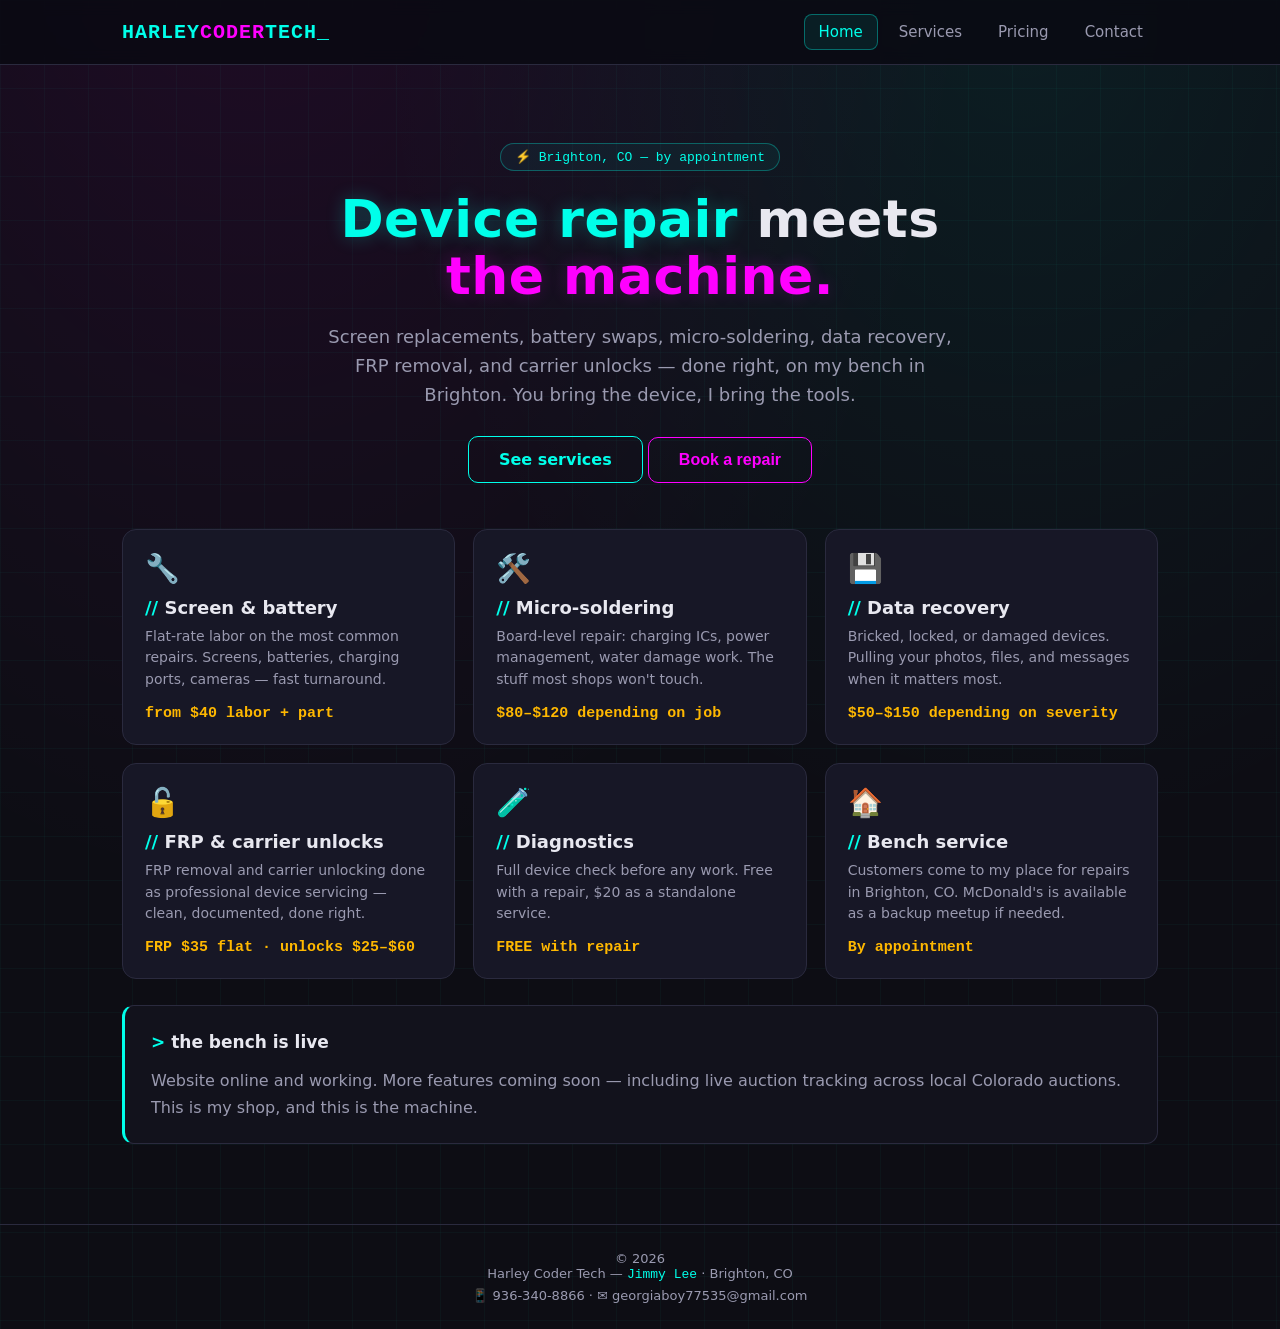
<file: index.html>
<!DOCTYPE html>
<html lang="en">
<head>
  <meta charset="UTF-8">
  <meta name="viewport" content="width=device-width, initial-scale=1.0">
  <title>Harley Coder Tech — Device Repair &amp; Diagnostics | Brighton, CO</title>
  <meta name="description" content="Cyberpunk-styled device repair, diagnostics, and micro-soldering in Brighton, CO. Screen replacements, batteries, micro-soldering, data recovery, FRP removal, carrier unlocking.">
  <link rel="stylesheet" href="css/style.css?v=2">
  <link rel="icon" href="images/favicon.svg" type="image/svg+xml">
</head>
<body>
  <header>
    <div class="nav-wrap">
      <a class="brand" href="index.html"><span class="h">HARLEY</span><span class="t">CODER</span><span class="h">TECH</span><span class="cursor">_</span></a>
      <nav>
        <a href="index.html" class="active">Home</a>
        <a href="services.html">Services</a>
        <a href="pricing.html">Pricing</a>
        <a href="contact.html">Contact</a>
      </nav>
    </div>
  </header>

  <main>
    <section class="hero">
      <span class="tag">⚡ Brighton, CO — by appointment</span>
      <h1>
        <span class="glow-cyan">Device repair</span> meets<br>
        <span class="glow-magenta">the machine.</span>
      </h1>
      <p>
        Screen replacements, battery swaps, micro-soldering, data recovery,
        FRP removal, and carrier unlocks — done right, on my bench in Brighton.
        You bring the device, I bring the tools.
      </p>
      <a class="btn" href="services.html">See services</a>
      <button class="btn magenta" type="button" data-book-open>Book a repair</button>
    </section>

    <div class="grid">
      <div class="card">
        <div class="icon">🔧</div>
        <h3><span>//</span> Screen &amp; battery</h3>
        <p>Flat-rate labor on the most common repairs. Screens, batteries, charging ports, cameras — fast turnaround.</p>
        <span class="price">from $40 labor + part</span>
      </div>
      <div class="card">
        <div class="icon">🛠️</div>
        <h3><span>//</span> Micro-soldering</h3>
        <p>Board-level repair: charging ICs, power management, water damage work. The stuff most shops won't touch.</p>
        <span class="price">$80–$120 depending on job</span>
      </div>
      <div class="card">
        <div class="icon">💾</div>
        <h3><span>//</span> Data recovery</h3>
        <p>Bricked, locked, or damaged devices. Pulling your photos, files, and messages when it matters most.</p>
        <span class="price">$50–$150 depending on severity</span>
      </div>
      <div class="card">
        <div class="icon">🔓</div>
        <h3><span>//</span> FRP &amp; carrier unlocks</h3>
        <p>FRP removal and carrier unlocking done as professional device servicing — clean, documented, done right.</p>
        <span class="price">FRP $35 flat · unlocks $25–$60</span>
      </div>
      <div class="card">
        <div class="icon">🧪</div>
        <h3><span>//</span> Diagnostics</h3>
        <p>Full device check before any work. Free with a repair, $20 as a standalone service.</p>
        <span class="price">FREE with repair</span>
      </div>
      <div class="card">
        <div class="icon">🏠</div>
        <h3><span>//</span> Bench service</h3>
        <p>Customers come to my place for repairs in Brighton, CO. McDonald's is available as a backup meetup if needed.</p>
        <span class="price">By appointment</span>
      </div>
    </div>

    <div class="box">
      <h3><span>&gt;</span> the bench is live</h3>
      <p>
        Website online and working. More features coming soon — including live
        auction tracking across local Colorado auctions. This is my shop,
        and this is the machine.
      </p>
    </div>
  </main>

  <footer>
    <div>Harley Coder Tech — <span class="mono">Jimmy Lee</span> · Brighton, CO</div>
    <div style="margin-top:6px">📱 936-340-8866 · ✉️ georgiaboy77535@gmail.com</div>
  </footer>

  <div class="modal-backdrop" id="bookModal" hidden>
    <div class="modal" role="dialog" aria-modal="true" aria-labelledby="bookTitle">
      <button class="modal-close" type="button" data-book-close aria-label="Close booking form">&times;</button>
      <h2 id="bookTitle"><span>&gt;</span> book_a_repair_</h2>
      <p>Fill this out and hit Send booking — it sends straight to the shop, no email app needed.</p>
      <form id="bookForm" action="https://api.web3forms.com/submit" method="POST" novalidate>
        <input type="hidden" name="access_key" value="dd335fbb-87d2-4f5c-b857-84a788081158">
        <input type="hidden" name="subject" value="HarleyCoderTech repair booking">
        <input type="hidden" name="from_name" value="HarleyCoderTech booking form">
        <input type="hidden" name="redirect" value="https://jimmylee80601.github.io/harleycodertech/thanks.html">
        <input type="text" name="_honey" style="display:none">
        <label>Name *<input name="name" required autocomplete="name" placeholder="Your name"></label>
        <label>Device *<input name="device" required placeholder="e.g. Galaxy S23 Ultra, iPhone 13"></label>
        <label>Problem type<select name="problem_type">
          <option value="">Pick one (optional)</option>
          <option>Cracked screen</option>
          <option>Battery</option>
          <option>Charging port</option>
          <option>Water damage</option>
          <option>Data recovery</option>
          <option>FRP / carrier unlock</option>
          <option>Diagnostics</option>
          <option>Other</option>
        </select></label>
        <label>Problem *<textarea name="problem" required rows="4" placeholder="What is wrong with it? Cracked screen, won't charge, etc."></textarea></label>
        <label>Phone or email, so I can reply<input name="contact" placeholder="Phone or email (optional)"></label>
        <label>Best way to reach you<select name="reply_pref">
          <option value="">No preference</option>
          <option>Call</option>
          <option>Text</option>
          <option>Email</option>
        </select></label>
        <p class="form-error" id="bookFormError" hidden></p>
        <button class="btn" type="submit">Send booking</button>
        <button class="btn magenta" type="button" data-book-close>Cancel</button>
      </form>
    </div>
  </div>
  <script src="js/main.js?v=2"></script>
</body>
</html>
</file>
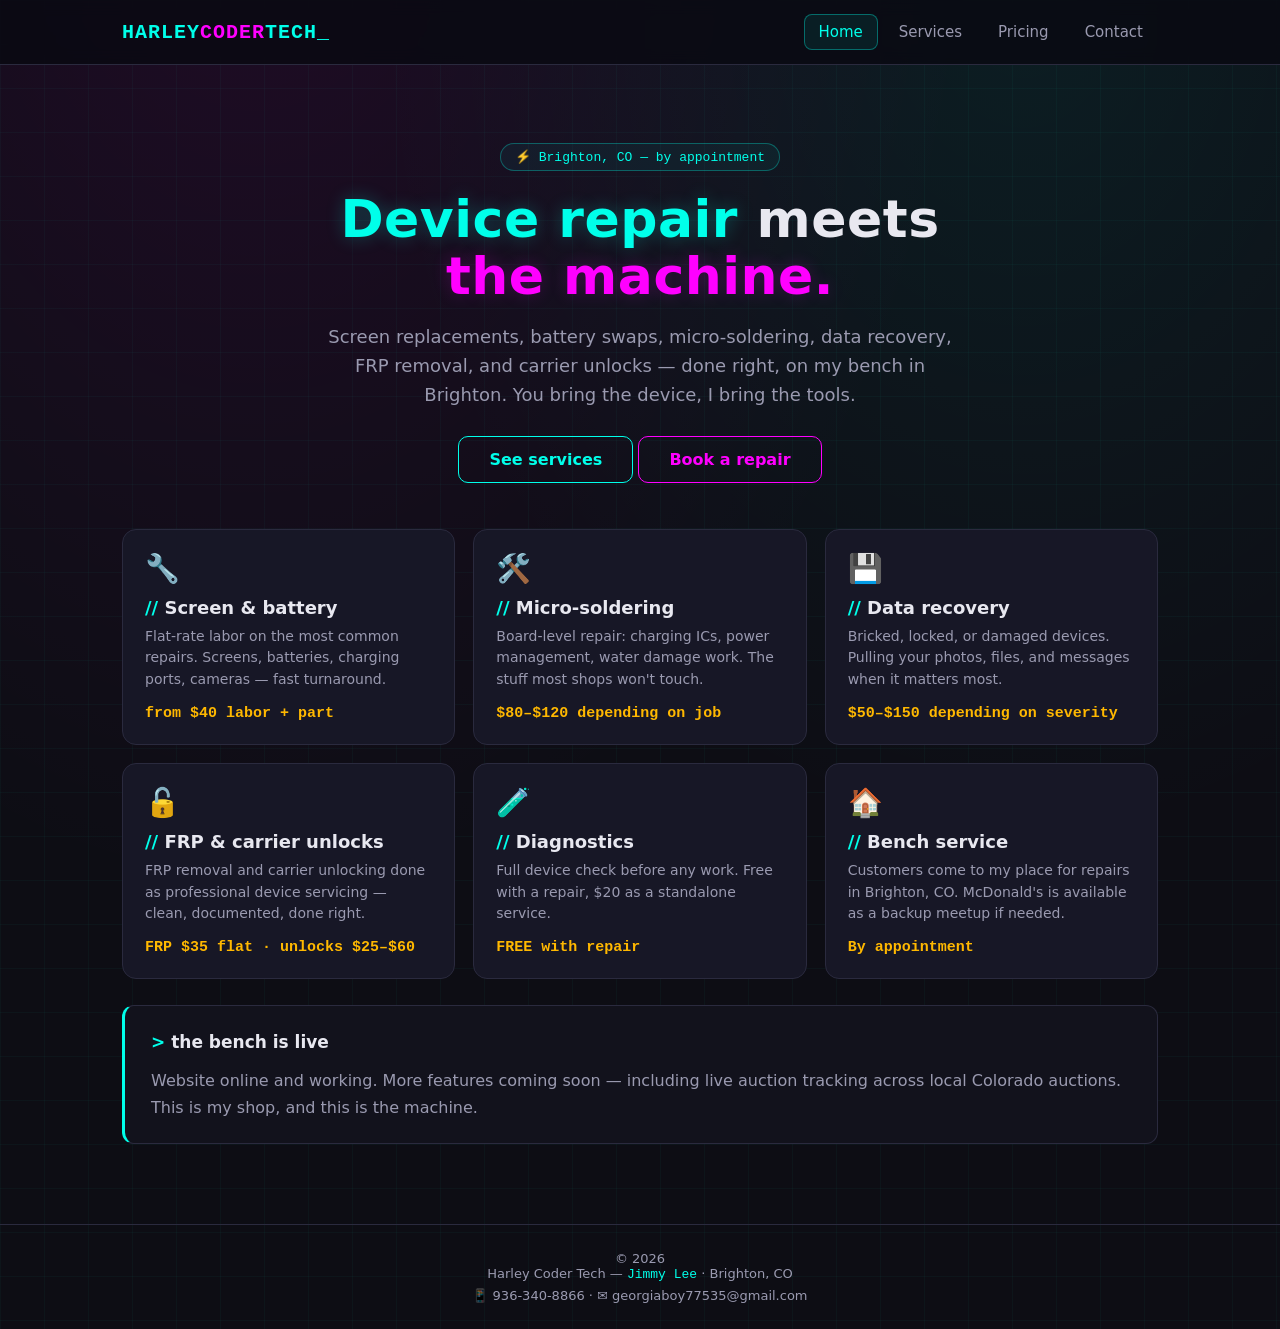
<file: docs/index.html>
<!DOCTYPE html>
<html lang="en">
<head>
  <meta charset="UTF-8">
  <meta name="viewport" content="width=device-width, initial-scale=1.0">
  <title>Harley Coder Tech — Device Repair &amp; Diagnostics | Brighton, CO</title>
  <meta name="description" content="Cyberpunk-styled device repair, diagnostics, and micro-soldering in Brighton, CO. Screen replacements, batteries, micro-soldering, data recovery, FRP removal, carrier unlocking.">
  <link rel="stylesheet" href="css/style.css">
  <link rel="icon" href="images/favicon.svg" type="image/svg+xml">
</head>
<body>
  <header>
    <div class="nav-wrap">
      <a class="brand" href="index.html"><span class="h">HARLEY</span><span class="t">CODER</span><span class="h">TECH</span><span class="cursor">_</span></a>
      <nav>
        <a href="index.html" class="active">Home</a>
        <a href="services.html">Services</a>
        <a href="pricing.html">Pricing</a>
        <a href="contact.html">Contact</a>
      </nav>
    </div>
  </header>

  <main>
    <section class="hero">
      <span class="tag">⚡ Brighton, CO — by appointment</span>
      <h1>
        <span class="glow-cyan">Device repair</span> meets<br>
        <span class="glow-magenta">the machine.</span>
      </h1>
      <p>
        Screen replacements, battery swaps, micro-soldering, data recovery,
        FRP removal, and carrier unlocks — done right, on my bench in Brighton.
        You bring the device, I bring the tools.
      </p>
      <a class="btn" href="services.html">See services</a>
      <a class="btn magenta" href="contact.html">Book a repair</a>
    </section>

    <div class="grid">
      <div class="card">
        <div class="icon">🔧</div>
        <h3><span>//</span> Screen &amp; battery</h3>
        <p>Flat-rate labor on the most common repairs. Screens, batteries, charging ports, cameras — fast turnaround.</p>
        <span class="price">from $40 labor + part</span>
      </div>
      <div class="card">
        <div class="icon">🛠️</div>
        <h3><span>//</span> Micro-soldering</h3>
        <p>Board-level repair: charging ICs, power management, water damage work. The stuff most shops won't touch.</p>
        <span class="price">$80–$120 depending on job</span>
      </div>
      <div class="card">
        <div class="icon">💾</div>
        <h3><span>//</span> Data recovery</h3>
        <p>Bricked, locked, or damaged devices. Pulling your photos, files, and messages when it matters most.</p>
        <span class="price">$50–$150 depending on severity</span>
      </div>
      <div class="card">
        <div class="icon">🔓</div>
        <h3><span>//</span> FRP &amp; carrier unlocks</h3>
        <p>FRP removal and carrier unlocking done as professional device servicing — clean, documented, done right.</p>
        <span class="price">FRP $35 flat · unlocks $25–$60</span>
      </div>
      <div class="card">
        <div class="icon">🧪</div>
        <h3><span>//</span> Diagnostics</h3>
        <p>Full device check before any work. Free with a repair, $20 as a standalone service.</p>
        <span class="price">FREE with repair</span>
      </div>
      <div class="card">
        <div class="icon">🏠</div>
        <h3><span>//</span> Bench service</h3>
        <p>Customers come to my place for repairs in Brighton, CO. McDonald's is available as a backup meetup if needed.</p>
        <span class="price">By appointment</span>
      </div>
    </div>

    <div class="box">
      <h3><span>&gt;</span> the bench is live</h3>
      <p>
        Website online and working. More features coming soon — including live
        auction tracking across local Colorado auctions. This is my shop,
        and this is the machine.
      </p>
    </div>
  </main>

  <footer>
    <div>Harley Coder Tech — <span class="mono">Jimmy Lee</span> · Brighton, CO</div>
    <div style="margin-top:6px">📱 936-340-8866 · ✉️ georgiaboy77535@gmail.com</div>
  </footer>

  <script src="js/main.js"></script>
</body>
</html>
</file>
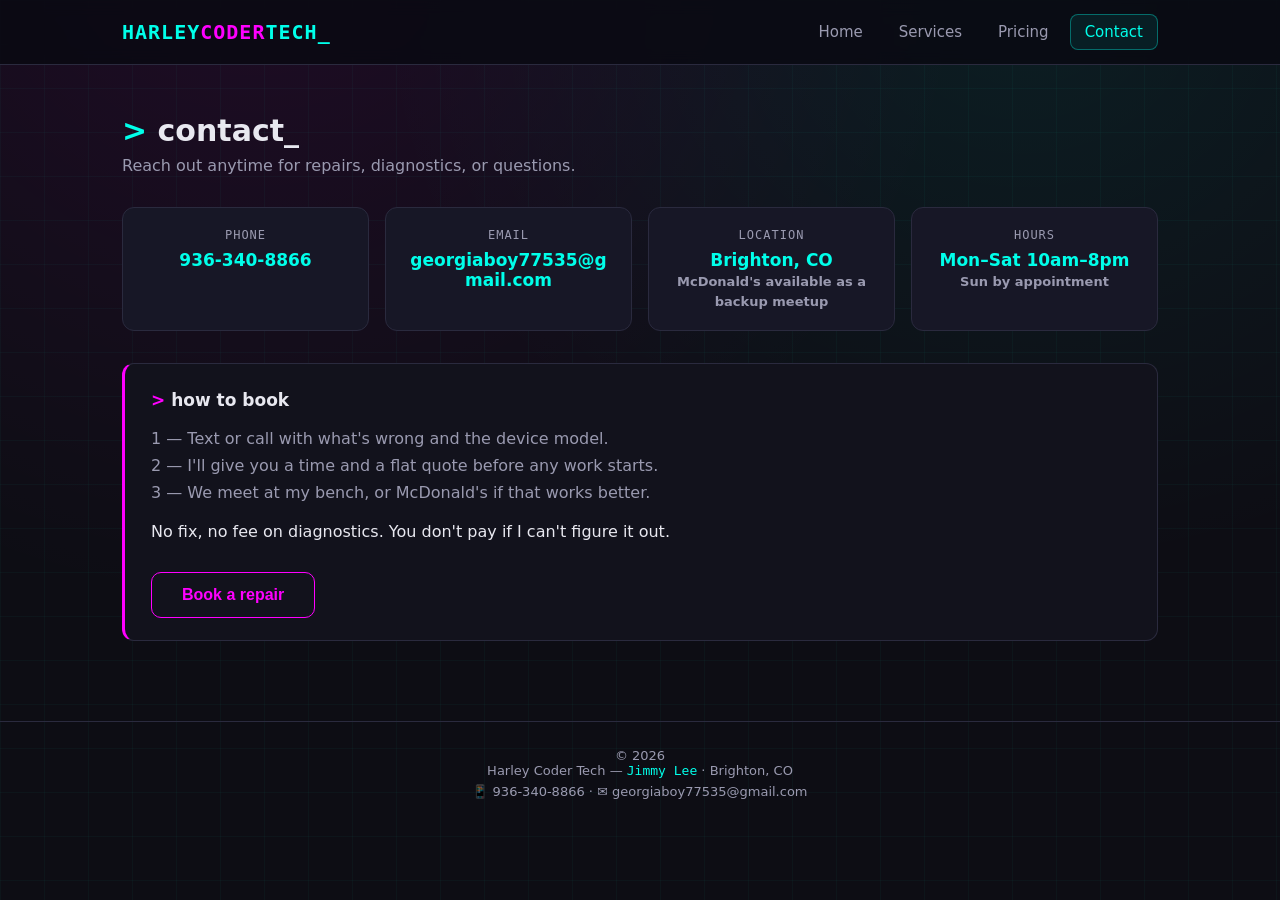
<file: contact.html>
<!DOCTYPE html>
<html lang="en">
<head>
  <meta charset="UTF-8">
  <meta name="viewport" content="width=device-width, initial-scale=1.0">
  <title>Contact — Harley Coder Tech | Brighton, CO</title>
  <meta name="description" content="Contact Jimmy Lee at Harley Coder Tech for device repair, diagnostics, and questions. Brighton, CO.">
  <link rel="stylesheet" href="css/style.css?v=2">
  <link rel="icon" href="images/favicon.svg" type="image/svg+xml">
</head>
<body>
  <header>
    <div class="nav-wrap">
      <a class="brand" href="index.html"><span class="h">HARLEY</span><span class="t">CODER</span><span class="h">TECH</span><span class="cursor">_</span></a>
      <nav>
        <a href="index.html">Home</a>
        <a href="services.html">Services</a>
        <a href="pricing.html">Pricing</a>
        <a href="contact.html" class="active">Contact</a>
      </nav>
    </div>
  </header>

  <main>
    <div class="page-head">
      <h2><span>&gt;</span> contact_</h2>
      <p>Reach out anytime for repairs, diagnostics, or questions.</p>
    </div>

    <div class="contact-cards">
      <div class="contact-card">
        <div class="label">Phone</div>
        <div class="value"><a href="tel:+19363408866">936-340-8866</a></div>
      </div>
      <div class="contact-card">
        <div class="label">Email</div>
        <div class="value"><a href="mailto:georgiaboy77535@gmail.com">georgiaboy77535@gmail.com</a></div>
      </div>
      <div class="contact-card">
        <div class="label">Location</div>
        <div class="value">Brighton, CO<br><span style="font-size:13px;color:var(--muted)">McDonald's available as a backup meetup</span></div>
      </div>
      <div class="contact-card">
        <div class="label">Hours</div>
        <div class="value">Mon–Sat 10am–8pm<br><span style="font-size:13px;color:var(--muted)">Sun by appointment</span></div>
      </div>
    </div>

    <div class="box magenta" style="margin-top:32px">
      <h3><span>&gt;</span> how to book</h3>
      <p>
        1 — Text or call with what's wrong and the device model.<br>
        2 — I'll give you a time and a flat quote before any work starts.<br>
        3 — We meet at my bench, or McDonald's if that works better.
      </p>
      <p style="margin-top:12px;color:var(--text)">No fix, no fee on diagnostics. You don't pay if I can't figure it out.</p>
      <button class="btn magenta" type="button" data-book-open>Book a repair</button>
    </div>
  </main>

  <footer>
    <div>Harley Coder Tech — <span class="mono">Jimmy Lee</span> · Brighton, CO</div>
    <div style="margin-top:6px">📱 936-340-8866 · ✉️ georgiaboy77535@gmail.com</div>
  </footer>

  <div class="modal-backdrop" id="bookModal" hidden>
    <div class="modal" role="dialog" aria-modal="true" aria-labelledby="bookTitle">
      <button class="modal-close" type="button" data-book-close aria-label="Close booking form">&times;</button>
      <h2 id="bookTitle"><span>&gt;</span> book_a_repair_</h2>
      <p>Fill this out and hit Send booking — it sends straight to the shop, no email app needed.</p>
      <form id="bookForm" action="https://api.web3forms.com/submit" method="POST" novalidate>
        <input type="hidden" name="access_key" value="dd335fbb-87d2-4f5c-b857-84a788081158">
        <input type="hidden" name="subject" value="HarleyCoderTech repair booking">
        <input type="hidden" name="from_name" value="HarleyCoderTech booking form">
        <input type="hidden" name="redirect" value="https://jimmylee80601.github.io/harleycodertech/thanks.html">
        <input type="text" name="_honey" style="display:none">
        <label>Name *<input name="name" required autocomplete="name" placeholder="Your name"></label>
        <label>Device *<input name="device" required placeholder="e.g. Galaxy S23 Ultra, iPhone 13"></label>
        <label>Problem type<select name="problem_type">
          <option value="">Pick one (optional)</option>
          <option>Cracked screen</option>
          <option>Battery</option>
          <option>Charging port</option>
          <option>Water damage</option>
          <option>Data recovery</option>
          <option>FRP / carrier unlock</option>
          <option>Diagnostics</option>
          <option>Other</option>
        </select></label>
        <label>Problem *<textarea name="problem" required rows="4" placeholder="What is wrong with it? Cracked screen, won't charge, etc."></textarea></label>
        <label>Phone or email, so I can reply<input name="contact" placeholder="Phone or email (optional)"></label>
        <label>Best way to reach you<select name="reply_pref">
          <option value="">No preference</option>
          <option>Call</option>
          <option>Text</option>
          <option>Email</option>
        </select></label>
        <p class="form-error" id="bookFormError" hidden></p>
        <button class="btn" type="submit">Send booking</button>
        <button class="btn magenta" type="button" data-book-close>Cancel</button>
      </form>
    </div>
  </div>
  <script src="js/main.js?v=2"></script>
</body>
</html>
</file>
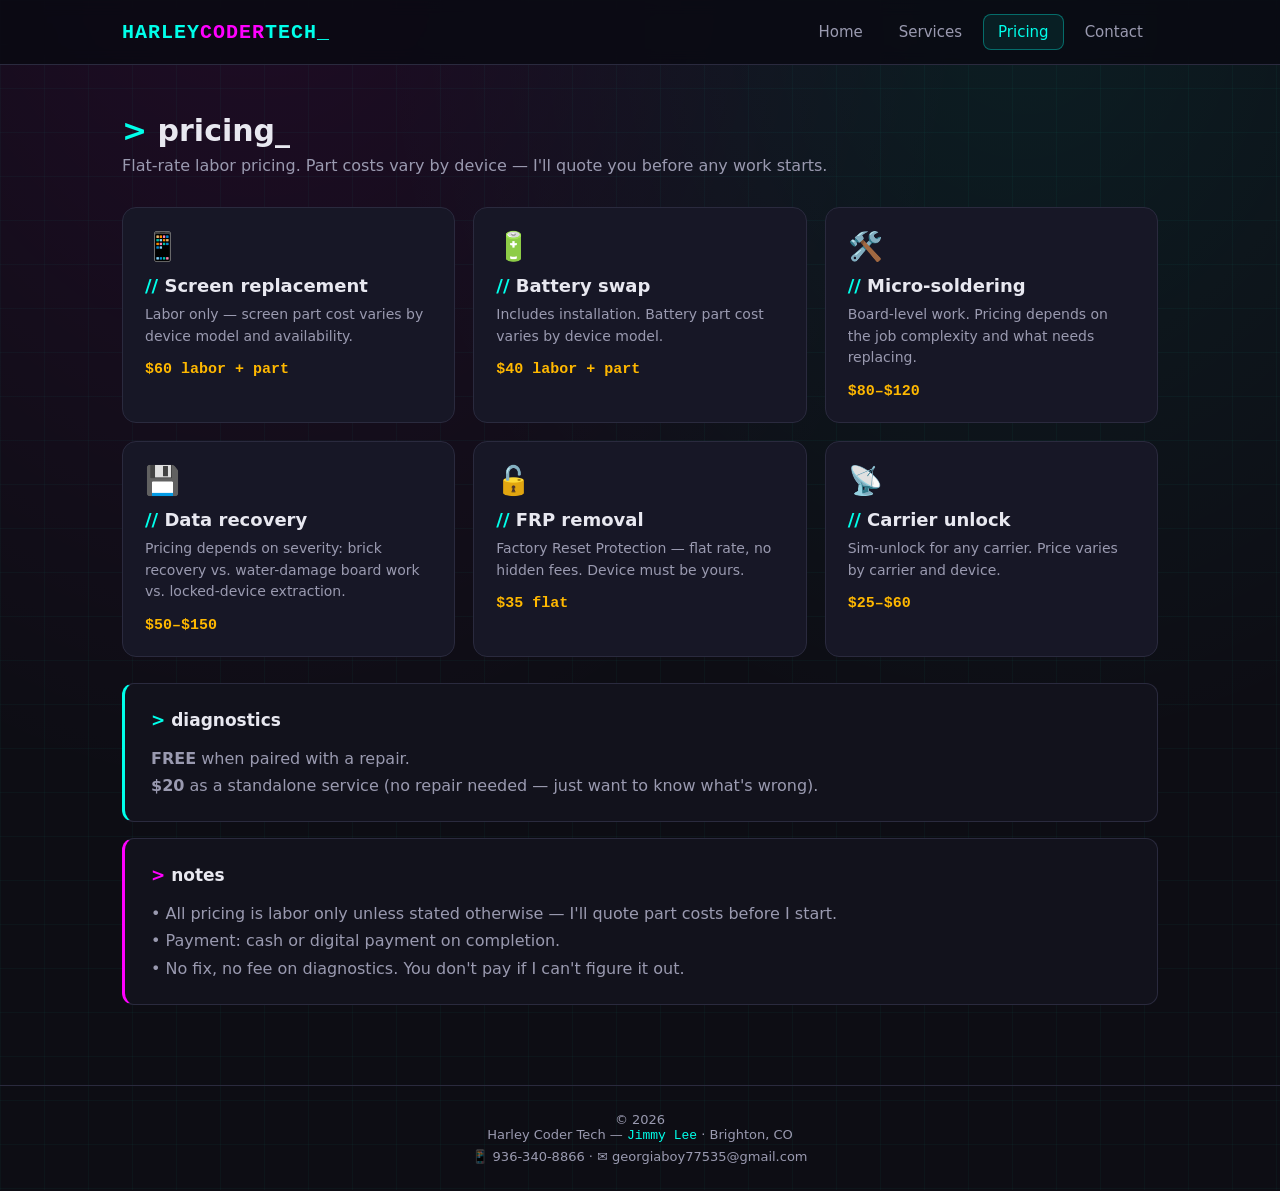
<file: pricing.html>
<!DOCTYPE html>
<html lang="en">
<head>
  <meta charset="UTF-8">
  <meta name="viewport" content="width=device-width, initial-scale=1.0">
  <title>Pricing — Harley Coder Tech | Brighton, CO</title>
  <meta name="description" content="Flat-rate pricing for device repair in Brighton, CO. Screen, battery, micro-soldering, data recovery, FRP, carrier unlock.">
  <link rel="stylesheet" href="css/style.css">
  <link rel="icon" href="images/favicon.svg" type="image/svg+xml">
</head>
<body>
  <header>
    <div class="nav-wrap">
      <a class="brand" href="index.html"><span class="h">HARLEY</span><span class="t">CODER</span><span class="h">TECH</span><span class="cursor">_</span></a>
      <nav>
        <a href="index.html">Home</a>
        <a href="services.html">Services</a>
        <a href="pricing.html" class="active">Pricing</a>
        <a href="contact.html">Contact</a>
      </nav>
    </div>
  </header>

  <main>
    <div class="page-head">
      <h2><span>&gt;</span> pricing_</h2>
      <p>Flat-rate labor pricing. Part costs vary by device — I'll quote you before any work starts.</p>
    </div>

    <div class="grid">
      <div class="card">
        <div class="icon">📱</div>
        <h3><span>//</span> Screen replacement</h3>
        <p>Labor only — screen part cost varies by device model and availability.</p>
        <span class="price">$60 labor + part</span>
      </div>
      <div class="card">
        <div class="icon">🔋</div>
        <h3><span>//</span> Battery swap</h3>
        <p>Includes installation. Battery part cost varies by device model.</p>
        <span class="price">$40 labor + part</span>
      </div>
      <div class="card">
        <div class="icon">🛠️</div>
        <h3><span>//</span> Micro-soldering</h3>
        <p>Board-level work. Pricing depends on the job complexity and what needs replacing.</p>
        <span class="price">$80–$120</span>
      </div>
      <div class="card">
        <div class="icon">💾</div>
        <h3><span>//</span> Data recovery</h3>
        <p>Pricing depends on severity: brick recovery vs. water-damage board work vs. locked-device extraction.</p>
        <span class="price">$50–$150</span>
      </div>
      <div class="card">
        <div class="icon">🔓</div>
        <h3><span>//</span> FRP removal</h3>
        <p>Factory Reset Protection — flat rate, no hidden fees. Device must be yours.</p>
        <span class="price">$35 flat</span>
      </div>
      <div class="card">
        <div class="icon">📡</div>
        <h3><span>//</span> Carrier unlock</h3>
        <p>Sim-unlock for any carrier. Price varies by carrier and device.</p>
        <span class="price">$25–$60</span>
      </div>
    </div>

    <div class="box">
      <h3><span>&gt;</span> diagnostics</h3>
      <p>
        <strong>FREE</strong> when paired with a repair.<br>
        <strong>$20</strong> as a standalone service (no repair needed — just want to know what's wrong).
      </p>
    </div>

    <div class="box magenta" style="margin-top: 16px;">
      <h3><span>&gt;</span> notes</h3>
      <p>
        • All pricing is labor only unless stated otherwise — I'll quote part costs before I start.<br>
        • Payment: cash or digital payment on completion.<br>
        • No fix, no fee on diagnostics. You don't pay if I can't figure it out.
      </p>
    </div>
  </main>

  <footer>
    <div>Harley Coder Tech — <span class="mono">Jimmy Lee</span> · Brighton, CO</div>
    <div style="margin-top:6px">📱 936-340-8866 · ✉️ georgiaboy77535@gmail.com</div>
  </footer>

  <script src="js/main.js"></script>
</body>
</html>
</file>
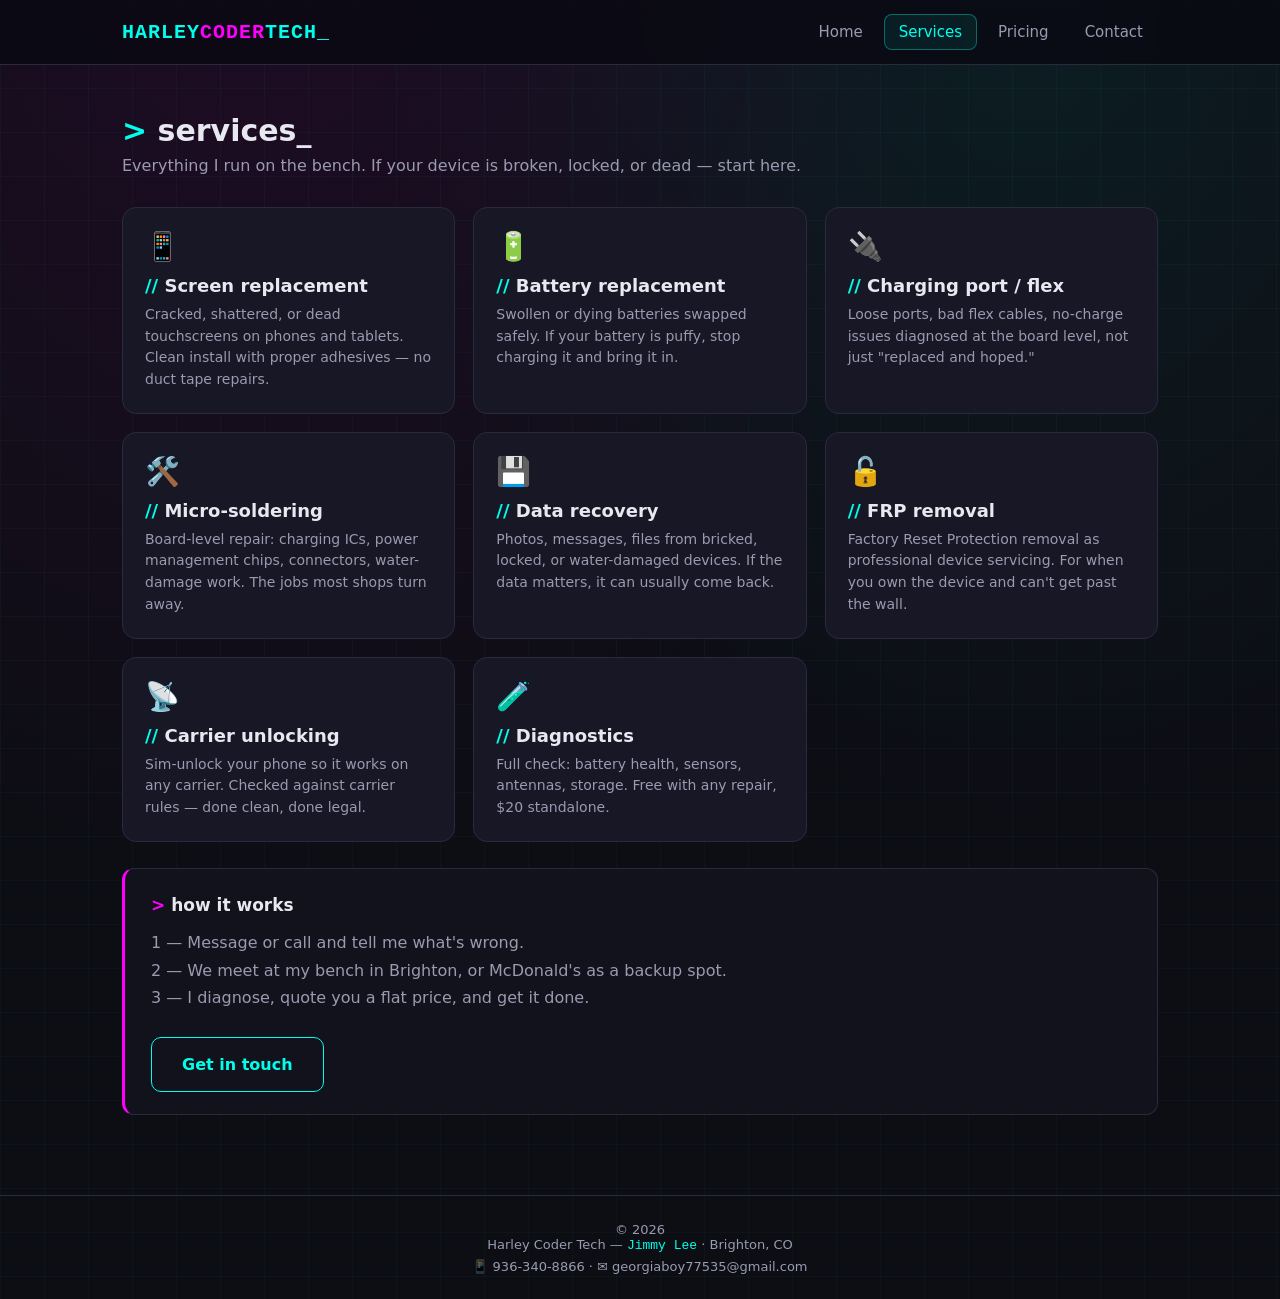
<file: services.html>
<!DOCTYPE html>
<html lang="en">
<head>
  <meta charset="UTF-8">
  <meta name="viewport" content="width=device-width, initial-scale=1.0">
  <title>Services — Harley Coder Tech | Brighton, CO</title>
  <meta name="description" content="Device repair services in Brighton, CO: screens, batteries, micro-soldering, data recovery, FRP removal, carrier unlocks, diagnostics.">
  <link rel="stylesheet" href="css/style.css">
  <link rel="icon" href="images/favicon.svg" type="image/svg+xml">
</head>
<body>
  <header>
    <div class="nav-wrap">
      <a class="brand" href="index.html"><span class="h">HARLEY</span><span class="t">CODER</span><span class="h">TECH</span><span class="cursor">_</span></a>
      <nav>
        <a href="index.html">Home</a>
        <a href="services.html" class="active">Services</a>
        <a href="pricing.html">Pricing</a>
        <a href="contact.html">Contact</a>
      </nav>
    </div>
  </header>

  <main>
    <div class="page-head">
      <h2><span>&gt;</span> services_</h2>
      <p>Everything I run on the bench. If your device is broken, locked, or dead — start here.</p>
    </div>

    <div class="grid">
      <div class="card">
        <div class="icon">📱</div>
        <h3><span>//</span> Screen replacement</h3>
        <p>Cracked, shattered, or dead touchscreens on phones and tablets. Clean install with proper adhesives — no duct tape repairs.</p>
      </div>
      <div class="card">
        <div class="icon">🔋</div>
        <h3><span>//</span> Battery replacement</h3>
        <p>Swollen or dying batteries swapped safely. If your battery is puffy, stop charging it and bring it in.</p>
      </div>
      <div class="card">
        <div class="icon">🔌</div>
        <h3><span>//</span> Charging port / flex</h3>
        <p>Loose ports, bad flex cables, no-charge issues diagnosed at the board level, not just "replaced and hoped."</p>
      </div>
      <div class="card">
        <div class="icon">🛠️</div>
        <h3><span>//</span> Micro-soldering</h3>
        <p>Board-level repair: charging ICs, power management chips, connectors, water-damage work. The jobs most shops turn away.</p>
      </div>
      <div class="card">
        <div class="icon">💾</div>
        <h3><span>//</span> Data recovery</h3>
        <p>Photos, messages, files from bricked, locked, or water-damaged devices. If the data matters, it can usually come back.</p>
      </div>
      <div class="card">
        <div class="icon">🔓</div>
        <h3><span>//</span> FRP removal</h3>
        <p>Factory Reset Protection removal as professional device servicing. For when you own the device and can't get past the wall.</p>
      </div>
      <div class="card">
        <div class="icon">📡</div>
        <h3><span>//</span> Carrier unlocking</h3>
        <p>Sim-unlock your phone so it works on any carrier. Checked against carrier rules — done clean, done legal.</p>
      </div>
      <div class="card">
        <div class="icon">🧪</div>
        <h3><span>//</span> Diagnostics</h3>
        <p>Full check: battery health, sensors, antennas, storage. Free with any repair, $20 standalone.</p>
      </div>
    </div>

    <div class="box magenta">
      <h3><span>&gt;</span> how it works</h3>
      <p>
        1 — Message or call and tell me what's wrong.<br>
        2 — We meet at my bench in Brighton, or McDonald's as a backup spot.<br>
        3 — I diagnose, quote you a flat price, and get it done.
      </p>
      <a class="btn" href="contact.html">Get in touch</a>
    </div>
  </main>

  <footer>
    <div>Harley Coder Tech — <span class="mono">Jimmy Lee</span> · Brighton, CO</div>
    <div style="margin-top:6px">📱 936-340-8866 · ✉️ georgiaboy77535@gmail.com</div>
  </footer>

  <script src="js/main.js"></script>
</body>
</html>
</file>
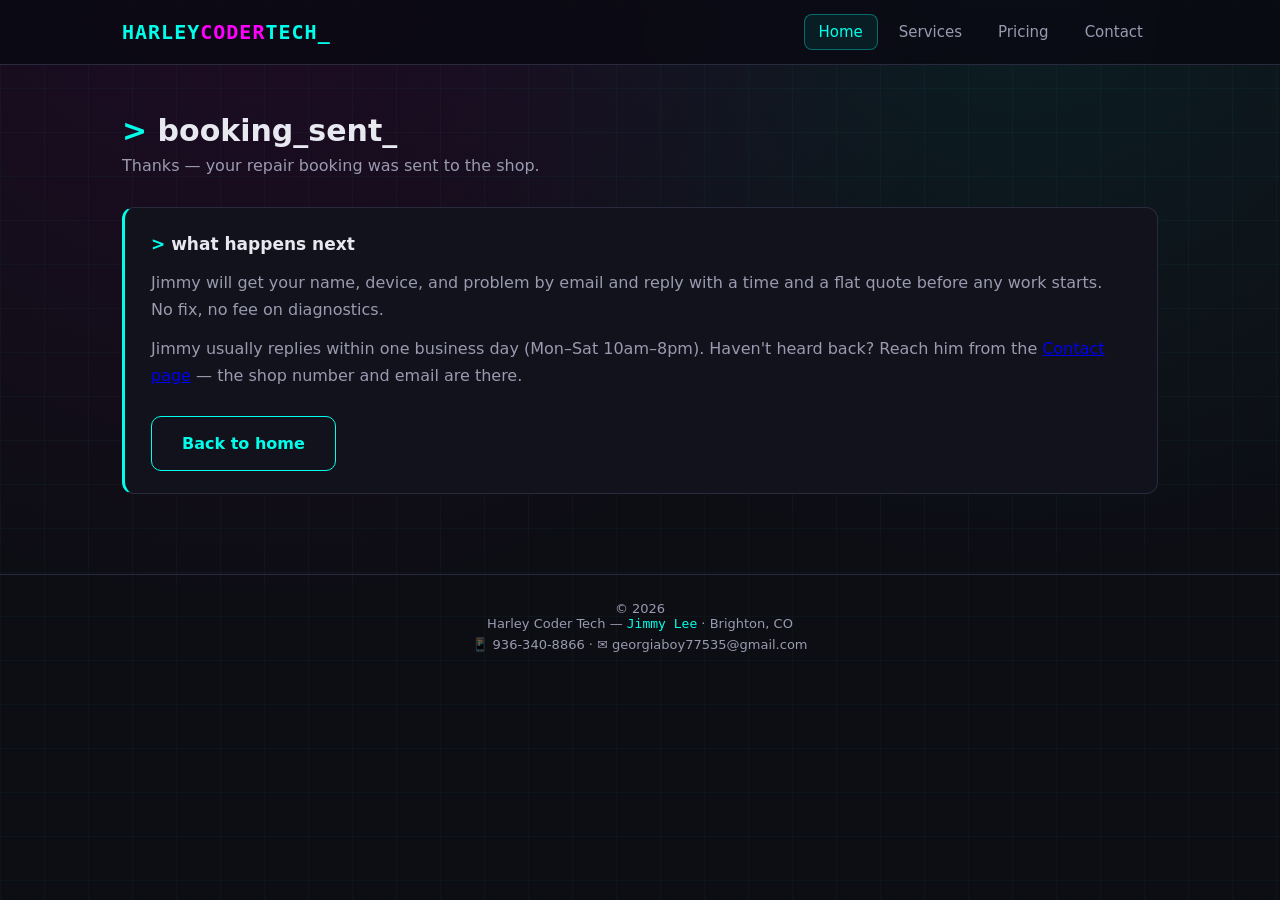
<file: thanks.html>
<!DOCTYPE html>
<html lang="en">
<head>
  <meta charset="UTF-8">
  <meta name="viewport" content="width=device-width, initial-scale=1.0">
  <title>Booking sent — Harley Coder Tech | Brighton, CO</title>
  <meta name="description" content="Cyberpunk-styled device repair, diagnostics, and micro-soldering in Brighton, CO. Screen replacements, batteries, micro-soldering, data recovery, FRP removal, carrier unlocking.">
  <link rel="stylesheet" href="css/style.css?v=2">
  <link rel="icon" href="images/favicon.svg" type="image/svg+xml">
</head>
<body>
  <header>
    <div class="nav-wrap">
      <a class="brand" href="index.html"><span class="h">HARLEY</span><span class="t">CODER</span><span class="h">TECH</span><span class="cursor">_</span></a>
      <nav>
        <a href="index.html" class="active">Home</a>
        <a href="services.html">Services</a>
        <a href="pricing.html">Pricing</a>
        <a href="contact.html">Contact</a>
      </nav>
    </div>
  </header>

  <main>
    <div class="page-head">
      <h2><span>&gt;</span> booking_sent_</h2>
      <p>Thanks — your repair booking was sent to the shop.</p>
    </div>
    <div class="box">
      <h3><span>&gt;</span> what happens next</h3>
      <p>
        Jimmy will get your name, device, and problem by email and reply
        with a time and a flat quote before any work starts.<br>
        No fix, no fee on diagnostics.
      </p>
      <p style="margin-top:12px">
        Jimmy usually replies within one business day (Mon–Sat 10am–8pm).
        Haven't heard back? Reach him from the <a href="contact.html">Contact page</a>
        — the shop number and email are there.
      </p>
      <a class="btn" href="index.html">Back to home</a>
    </div>
  </main>

  <footer>
    <div>Harley Coder Tech — <span class="mono">Jimmy Lee</span> · Brighton, CO</div>
    <div style="margin-top:6px">📱 936-340-8866 · ✉️ georgiaboy77535@gmail.com</div>
  </footer>

  <script src="js/main.js?v=2"></script>
</body>
</html>
</file>
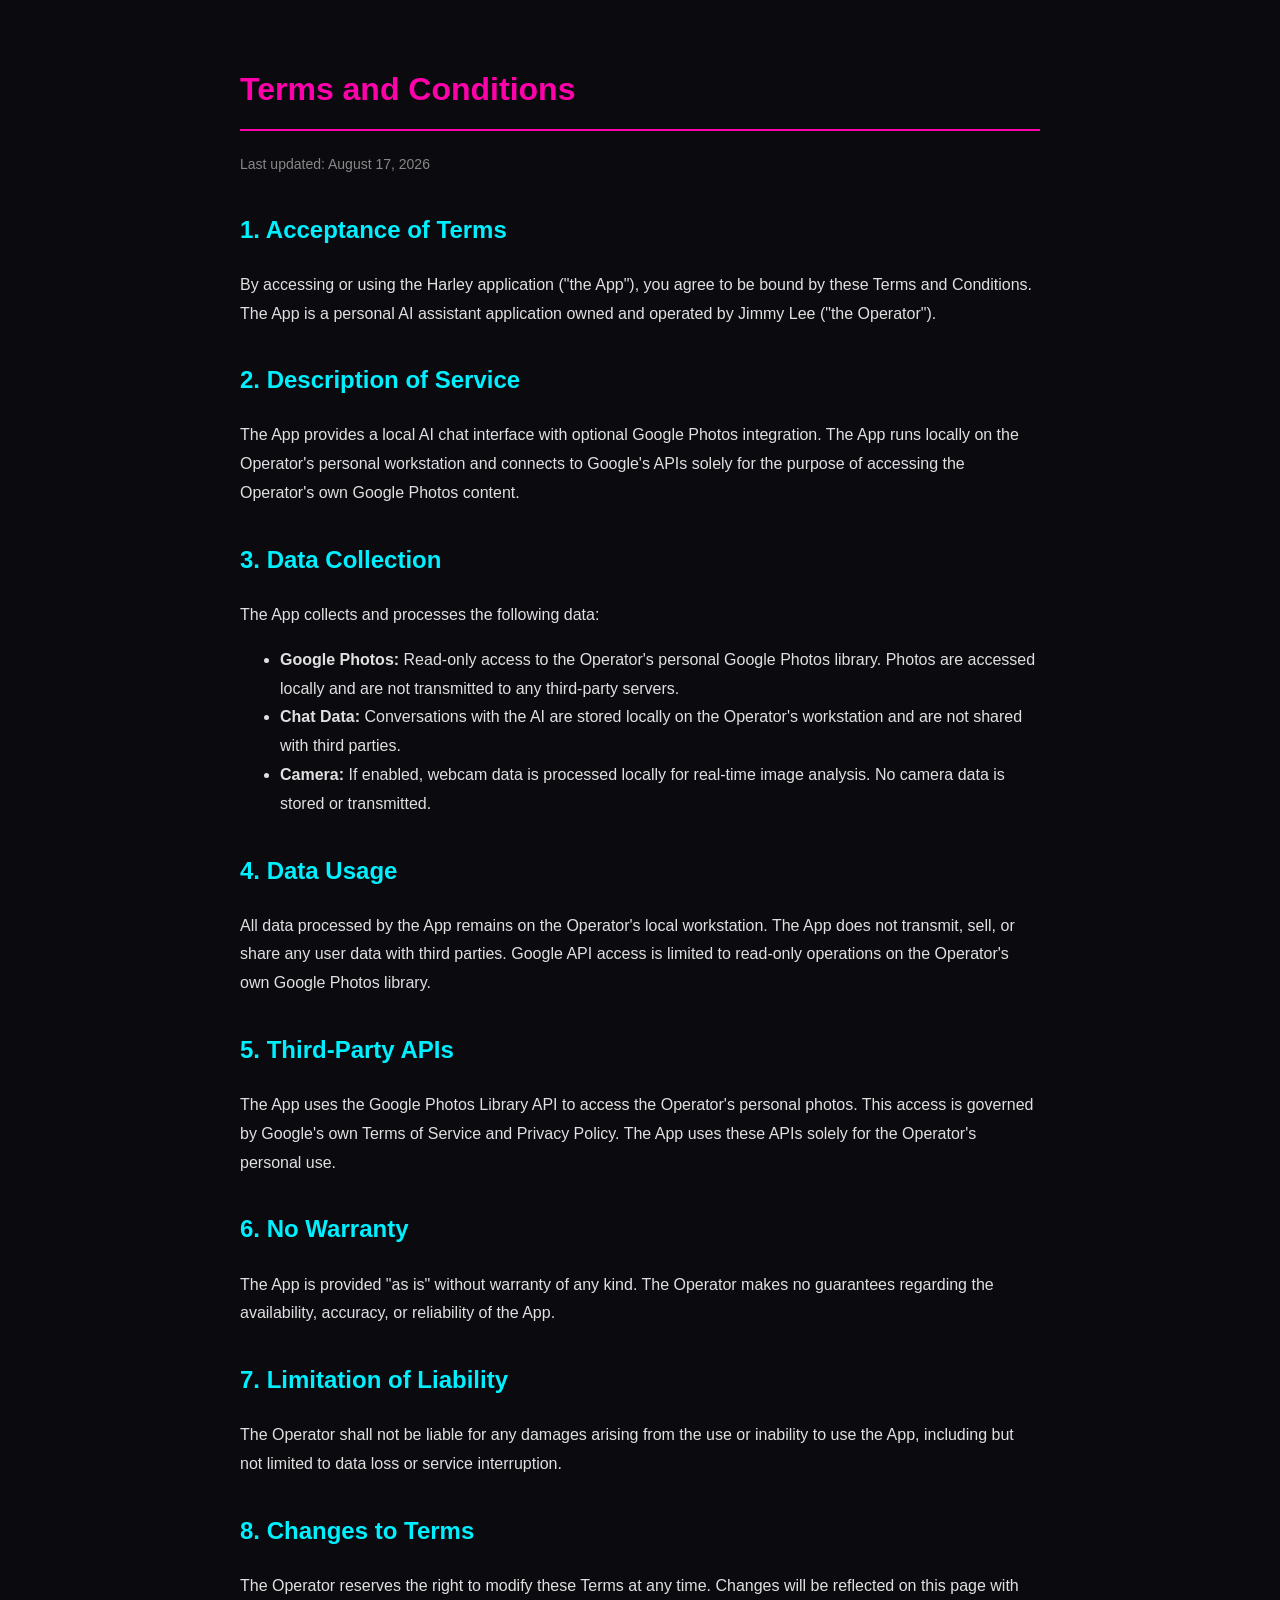
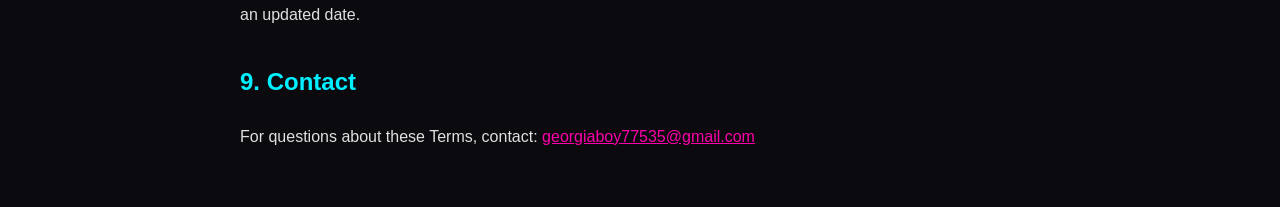
<file: tos.html>
<!DOCTYPE html>
<html lang="en">
<head>
    <meta charset="UTF-8">
    <meta name="viewport" content="width=device-width, initial-scale=1.0">
    <title>Terms and Conditions - Harley</title>
    <style>
        body { background: #0a0a0f; color: #e0e0e0; font-family: 'Segoe UI', sans-serif; padding: 40px; max-width: 800px; margin: 0 auto; line-height: 1.8; }
        h1 { color: #ff00aa; border-bottom: 2px solid #ff00aa; padding-bottom: 10px; }
        h2 { color: #00f0ff; margin-top: 30px; }
        a { color: #ff00aa; }
        .date { color: #888; font-size: 14px; }
    </style>
</head>
<body>
    <h1>Terms and Conditions</h1>
    <p class="date">Last updated: August 17, 2026</p>

    <h2>1. Acceptance of Terms</h2>
    <p>By accessing or using the Harley application ("the App"), you agree to be bound by these Terms and Conditions. The App is a personal AI assistant application owned and operated by Jimmy Lee ("the Operator").</p>

    <h2>2. Description of Service</h2>
    <p>The App provides a local AI chat interface with optional Google Photos integration. The App runs locally on the Operator's personal workstation and connects to Google's APIs solely for the purpose of accessing the Operator's own Google Photos content.</p>

    <h2>3. Data Collection</h2>
    <p>The App collects and processes the following data:</p>
    <ul>
        <li><strong>Google Photos:</strong> Read-only access to the Operator's personal Google Photos library. Photos are accessed locally and are not transmitted to any third-party servers.</li>
        <li><strong>Chat Data:</strong> Conversations with the AI are stored locally on the Operator's workstation and are not shared with third parties.</li>
        <li><strong>Camera:</strong> If enabled, webcam data is processed locally for real-time image analysis. No camera data is stored or transmitted.</li>
    </ul>

    <h2>4. Data Usage</h2>
    <p>All data processed by the App remains on the Operator's local workstation. The App does not transmit, sell, or share any user data with third parties. Google API access is limited to read-only operations on the Operator's own Google Photos library.</p>

    <h2>5. Third-Party APIs</h2>
    <p>The App uses the Google Photos Library API to access the Operator's personal photos. This access is governed by Google's own Terms of Service and Privacy Policy. The App uses these APIs solely for the Operator's personal use.</p>

    <h2>6. No Warranty</h2>
    <p>The App is provided "as is" without warranty of any kind. The Operator makes no guarantees regarding the availability, accuracy, or reliability of the App.</p>

    <h2>7. Limitation of Liability</h2>
    <p>The Operator shall not be liable for any damages arising from the use or inability to use the App, including but not limited to data loss or service interruption.</p>

    <h2>8. Changes to Terms</h2>
    <p>The Operator reserves the right to modify these Terms at any time. Changes will be reflected on this page with an updated date.</p>

    <h2>9. Contact</h2>
    <p>For questions about these Terms, contact: <a href="mailto:georgiaboy77535@gmail.com">georgiaboy77535@gmail.com</a></p>
</body>
</html>
</file>
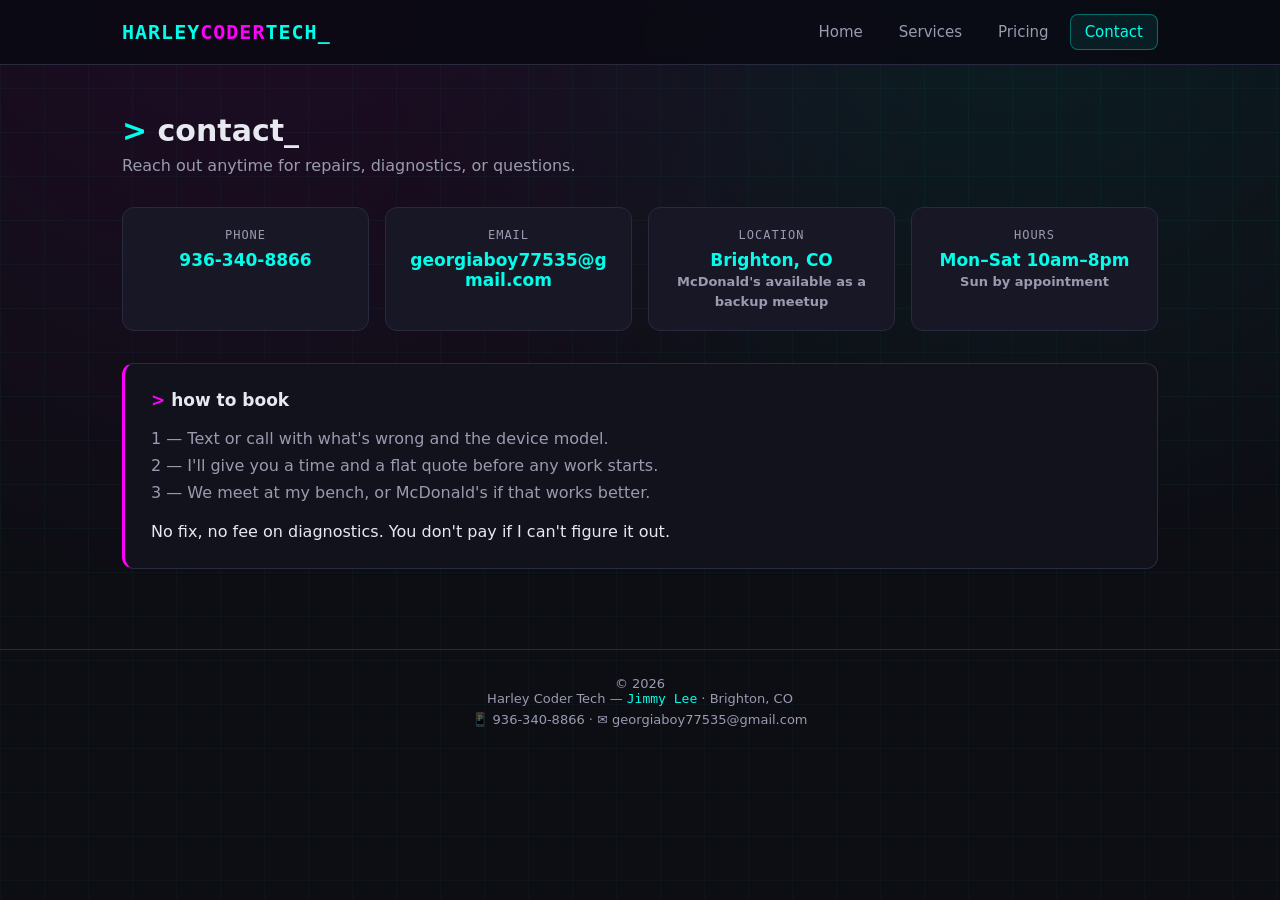
<file: docs/contact.html>
<!DOCTYPE html>
<html lang="en">
<head>
  <meta charset="UTF-8">
  <meta name="viewport" content="width=device-width, initial-scale=1.0">
  <title>Contact — Harley Coder Tech | Brighton, CO</title>
  <meta name="description" content="Contact Jimmy Lee at Harley Coder Tech for device repair, diagnostics, and questions. Brighton, CO.">
  <link rel="stylesheet" href="css/style.css">
  <link rel="icon" href="images/favicon.svg" type="image/svg+xml">
</head>
<body>
  <header>
    <div class="nav-wrap">
      <a class="brand" href="index.html"><span class="h">HARLEY</span><span class="t">CODER</span><span class="h">TECH</span><span class="cursor">_</span></a>
      <nav>
        <a href="index.html">Home</a>
        <a href="services.html">Services</a>
        <a href="pricing.html">Pricing</a>
        <a href="contact.html" class="active">Contact</a>
      </nav>
    </div>
  </header>

  <main>
    <div class="page-head">
      <h2><span>&gt;</span> contact_</h2>
      <p>Reach out anytime for repairs, diagnostics, or questions.</p>
    </div>

    <div class="contact-cards">
      <div class="contact-card">
        <div class="label">Phone</div>
        <div class="value"><a href="tel:+19363408866">936-340-8866</a></div>
      </div>
      <div class="contact-card">
        <div class="label">Email</div>
        <div class="value"><a href="mailto:georgiaboy77535@gmail.com">georgiaboy77535@gmail.com</a></div>
      </div>
      <div class="contact-card">
        <div class="label">Location</div>
        <div class="value">Brighton, CO<br><span style="font-size:13px;color:var(--muted)">McDonald's available as a backup meetup</span></div>
      </div>
      <div class="contact-card">
        <div class="label">Hours</div>
        <div class="value">Mon–Sat 10am–8pm<br><span style="font-size:13px;color:var(--muted)">Sun by appointment</span></div>
      </div>
    </div>

    <div class="box magenta" style="margin-top:32px">
      <h3><span>&gt;</span> how to book</h3>
      <p>
        1 — Text or call with what's wrong and the device model.<br>
        2 — I'll give you a time and a flat quote before any work starts.<br>
        3 — We meet at my bench, or McDonald's if that works better.
      </p>
      <p style="margin-top:12px;color:var(--text)">No fix, no fee on diagnostics. You don't pay if I can't figure it out.</p>
    </div>
  </main>

  <footer>
    <div>Harley Coder Tech — <span class="mono">Jimmy Lee</span> · Brighton, CO</div>
    <div style="margin-top:6px">📱 936-340-8866 · ✉️ georgiaboy77535@gmail.com</div>
  </footer>

  <script src="js/main.js"></script>
</body>
</html>
</file>
<file: css/style.css>
/* ============================================================
   Harley Coder Tech — cyberpunk-styled device repair
   Brighton, CO | Jimmy Lee
   Theme: neon cyan / magenta on deep black, scanline grid
   ============================================================ */

:root {
  --bg: #0d0d14;
  --bg2: #12121c;
  --panel: #171726;
  --cyan: #00ffea;
  --magenta: #ff00ff;
  --amber: #ffb800;
  --text: #e8e8f0;
  --muted: #9a9ab0;
  --border: #2a2a3e;
  --glow-cyan: rgba(0, 255, 234, 0.25);
  --glow-magenta: rgba(255, 0, 255, 0.2);
  --font: "Segoe UI", "SF Pro Display", system-ui, sans-serif;
  --mono: "Cascadia Code", "Consolas", monospace;
}

* { margin: 0; padding: 0; box-sizing: border-box; }

html { scroll-behavior: smooth; }

body {
  background: var(--bg);
  color: var(--text);
  font-family: var(--font);
  min-height: 100vh;
  background-image:
    radial-gradient(ellipse at 20% -10%, rgba(255, 0, 255, 0.08), transparent 50%),
    radial-gradient(ellipse at 80% 0%, rgba(0, 255, 234, 0.07), transparent 45%),
    linear-gradient(rgba(0, 255, 234, 0.03) 1px, transparent 1px),
    linear-gradient(90deg, rgba(0, 255, 234, 0.03) 1px, transparent 1px);
  background-size: 100% 100%, 100% 100%, 44px 44px, 44px 44px;
}

/* ---------- header / nav ---------- */
header {
  background: rgba(10, 10, 18, 0.85);
  backdrop-filter: blur(8px);
  border-bottom: 1px solid var(--border);
  position: sticky;
  top: 0;
  z-index: 50;
}

.nav-wrap {
  max-width: 1080px;
  margin: 0 auto;
  padding: 14px 22px;
  display: flex;
  align-items: center;
  justify-content: space-between;
  gap: 16px;
  flex-wrap: wrap;
}

.brand {
  font-family: var(--mono);
  font-size: 20px;
  font-weight: 700;
  letter-spacing: 1px;
  text-decoration: none;
  color: var(--text);
}

.brand .h { color: var(--cyan); }
.brand .t { color: var(--magenta); }
.brand .cursor { color: var(--cyan); animation: blink 1.1s steps(1) infinite; }

@keyframes blink { 50% { opacity: 0; } }

nav { display: flex; gap: 6px; flex-wrap: wrap; }

nav a {
  color: var(--muted);
  text-decoration: none;
  font-size: 15px;
  font-weight: 500;
  padding: 8px 14px;
  border-radius: 8px;
  transition: all 0.15s;
  border: 1px solid transparent;
}

nav a:hover { color: var(--cyan); background: rgba(0, 255, 234, 0.06); }

nav a.active {
  color: var(--cyan);
  border-color: rgba(0, 255, 234, 0.35);
  background: rgba(0, 255, 234, 0.08);
}

/* ---------- layout ---------- */
main { max-width: 1080px; margin: 0 auto; padding: 48px 22px 80px; }

.hero { text-align: center; padding: 30px 0 46px; }

.hero .tag {
  display: inline-block;
  font-family: var(--mono);
  font-size: 13px;
  color: var(--cyan);
  border: 1px solid rgba(0, 255, 234, 0.3);
  padding: 5px 14px;
  border-radius: 999px;
  margin-bottom: 20px;
  background: rgba(0, 255, 234, 0.05);
}

.hero h1 {
  font-size: clamp(30px, 5vw, 52px);
  line-height: 1.1;
  letter-spacing: 0.5px;
}

.hero h1 .glow-cyan { color: var(--cyan); text-shadow: 0 0 18px var(--glow-cyan); }
.hero h1 .glow-magenta { color: var(--magenta); text-shadow: 0 0 18px var(--glow-magenta); }

.hero p {
  color: var(--muted);
  font-size: 18px;
  max-width: 640px;
  margin: 18px auto 0;
  line-height: 1.6;
}

.page-head { margin-bottom: 32px; }

.page-head h2 {
  font-size: 30px;
  margin-bottom: 8px;
}

.page-head h2 span { color: var(--cyan); }

.page-head p { color: var(--muted); }

/* ---------- cards / panels ---------- */
.grid {
  display: grid;
  grid-template-columns: repeat(auto-fill, minmax(280px, 1fr));
  gap: 18px;
}

.card {
  background: var(--panel);
  border: 1px solid var(--border);
  border-radius: 14px;
  padding: 22px;
  transition: transform 0.15s, border-color 0.15s, box-shadow 0.15s;
}

.card:hover {
  transform: translateY(-3px);
  border-color: rgba(0, 255, 234, 0.4);
  box-shadow: 0 8px 30px rgba(0, 255, 234, 0.08);
}

.card .icon { font-size: 28px; margin-bottom: 12px; }

.card h3 { font-size: 18px; margin-bottom: 8px; }
.card h3 span { color: var(--cyan); }

.card p { color: var(--muted); font-size: 14px; line-height: 1.55; }

.card .price {
  display: block;
  margin-top: 14px;
  font-family: var(--mono);
  font-size: 15px;
  color: var(--amber);
  font-weight: 600;
}

/* ---------- callout boxes ---------- */
.box {
  border: 1px solid var(--border);
  border-left: 3px solid var(--cyan);
  background: var(--bg2);
  border-radius: 12px;
  padding: 22px 26px;
  margin-top: 26px;
  line-height: 1.7;
}

.box.magenta { border-left-color: var(--magenta); }

.box h3 { margin-bottom: 10px; font-size: 17px; }
.box h3 span { color: var(--cyan); }
.box.magenta h3 span { color: var(--magenta); }

.box p { color: var(--muted); }

/* ---------- contact ---------- */
.contact-cards { display: grid; grid-template-columns: repeat(auto-fit, minmax(220px, 1fr)); gap: 16px; margin-top: 26px; }

.contact-card {
  background: var(--panel);
  border: 1px solid var(--border);
  border-radius: 12px;
  padding: 20px;
  text-align: center;
}

.contact-card .label {
  font-family: var(--mono);
  font-size: 12px;
  color: var(--muted);
  text-transform: uppercase;
  letter-spacing: 1px;
}

.contact-card .value {
  margin-top: 8px;
  font-size: 17px;
  font-weight: 600;
  color: var(--cyan);
  word-break: break-word;
}

.contact-card .value a { color: var(--cyan); text-decoration: none; }
.contact-card .value a:hover { text-decoration: underline; }

/* ---------- buttons ---------- */
.btn {
  display: inline-block;
  margin-top: 26px;
  padding: 13px 30px;
  border-radius: 10px;
  text-decoration: none;
  font-weight: 700;
  font-size: 16px;
  border: 1px solid var(--cyan);
  color: var(--cyan);
  background: transparent;
  transition: all 0.15s;
}

.btn:hover {
  background: var(--cyan);
  color: #001418;
  box-shadow: 0 0 24px var(--glow-cyan);
}

.btn.magenta { border-color: var(--magenta); color: var(--magenta); }
.btn.magenta:hover { background: var(--magenta); color: #1a001a; box-shadow: 0 0 24px var(--glow-magenta); }

/* ---------- footer ---------- */
footer {
  border-top: 1px solid var(--border);
  padding: 26px 22px;
  text-align: center;
  color: var(--muted);
  font-size: 13px;
}

footer .mono { font-family: var(--mono); color: var(--cyan); }

/* ---------- responsive ---------- */
@media (max-width: 640px) {
  .nav-wrap { justify-content: center; }
  main { padding-top: 30px; }
}

/* ---------- booking form popup ---------- */
.modal-backdrop { position: fixed; inset: 0; background: rgba(5,5,12,0.85); display: flex; align-items: flex-start; justify-content: center; padding: 40px 16px; z-index: 100; overflow-y: auto; }
.modal-backdrop[hidden] { display: none; }
.modal { background: var(--panel); border: 1px solid var(--border); border-left: 3px solid var(--magenta); border-radius: 14px; padding: 26px; width: min(560px, 100%); position: relative; }
.modal h2 span { color: var(--cyan); }
.modal p { color: var(--muted); margin: 10px 0 18px; line-height: 1.5; }
.modal-close { position: absolute; top: 12px; right: 16px; background: none; border: 0; color: var(--muted); font-size: 28px; cursor: pointer; }
#bookForm label { display: block; font-weight: 600; margin-top: 14px; text-align: left; }
#bookForm input, #bookForm textarea { width: 100%; margin-top: 6px; padding: 11px 13px; border-radius: 10px; border: 1px solid var(--border); background: var(--bg2); color: var(--text); font: inherit; font-size: 15px; }
#bookForm select { width: 100%; margin-top: 6px; padding: 11px 13px; border-radius: 10px; border: 1px solid var(--border); background: var(--bg2); color: var(--text); font: inherit; font-size: 15px; }
#bookForm .form-error { color: #ff8a8a; background: rgba(255, 0, 0, 0.08); border: 1px solid rgba(255, 107, 107, 0.5); border-radius: 10px; padding: 11px 13px; margin-top: 14px; font-weight: 600; }
#bookForm .field-error { border-color: #ff6b6b !important; box-shadow: 0 0 0 2px rgba(255, 107, 107, 0.25); }
#bookForm .btn { margin-top: 20px; margin-right: 10px; cursor: pointer; }
#bookForm .form-note { color: var(--text); }
#bookCopy { margin-top: 10px; }
</file>
<file: docs/css/style.css>
/* ============================================================
   Harley Coder Tech — cyberpunk-styled device repair
   Brighton, CO | Jimmy Lee
   Theme: neon cyan / magenta on deep black, scanline grid
   ============================================================ */

:root {
  --bg: #0d0d14;
  --bg2: #12121c;
  --panel: #171726;
  --cyan: #00ffea;
  --magenta: #ff00ff;
  --amber: #ffb800;
  --text: #e8e8f0;
  --muted: #9a9ab0;
  --border: #2a2a3e;
  --glow-cyan: rgba(0, 255, 234, 0.25);
  --glow-magenta: rgba(255, 0, 255, 0.2);
  --font: "Segoe UI", "SF Pro Display", system-ui, sans-serif;
  --mono: "Cascadia Code", "Consolas", monospace;
}

* { margin: 0; padding: 0; box-sizing: border-box; }

html { scroll-behavior: smooth; }

body {
  background: var(--bg);
  color: var(--text);
  font-family: var(--font);
  min-height: 100vh;
  background-image:
    radial-gradient(ellipse at 20% -10%, rgba(255, 0, 255, 0.08), transparent 50%),
    radial-gradient(ellipse at 80% 0%, rgba(0, 255, 234, 0.07), transparent 45%),
    linear-gradient(rgba(0, 255, 234, 0.03) 1px, transparent 1px),
    linear-gradient(90deg, rgba(0, 255, 234, 0.03) 1px, transparent 1px);
  background-size: 100% 100%, 100% 100%, 44px 44px, 44px 44px;
}

/* ---------- header / nav ---------- */
header {
  background: rgba(10, 10, 18, 0.85);
  backdrop-filter: blur(8px);
  border-bottom: 1px solid var(--border);
  position: sticky;
  top: 0;
  z-index: 50;
}

.nav-wrap {
  max-width: 1080px;
  margin: 0 auto;
  padding: 14px 22px;
  display: flex;
  align-items: center;
  justify-content: space-between;
  gap: 16px;
  flex-wrap: wrap;
}

.brand {
  font-family: var(--mono);
  font-size: 20px;
  font-weight: 700;
  letter-spacing: 1px;
  text-decoration: none;
  color: var(--text);
}

.brand .h { color: var(--cyan); }
.brand .t { color: var(--magenta); }
.brand .cursor { color: var(--cyan); animation: blink 1.1s steps(1) infinite; }

@keyframes blink { 50% { opacity: 0; } }

nav { display: flex; gap: 6px; flex-wrap: wrap; }

nav a {
  color: var(--muted);
  text-decoration: none;
  font-size: 15px;
  font-weight: 500;
  padding: 8px 14px;
  border-radius: 8px;
  transition: all 0.15s;
  border: 1px solid transparent;
}

nav a:hover { color: var(--cyan); background: rgba(0, 255, 234, 0.06); }

nav a.active {
  color: var(--cyan);
  border-color: rgba(0, 255, 234, 0.35);
  background: rgba(0, 255, 234, 0.08);
}

/* ---------- layout ---------- */
main { max-width: 1080px; margin: 0 auto; padding: 48px 22px 80px; }

.hero { text-align: center; padding: 30px 0 46px; }

.hero .tag {
  display: inline-block;
  font-family: var(--mono);
  font-size: 13px;
  color: var(--cyan);
  border: 1px solid rgba(0, 255, 234, 0.3);
  padding: 5px 14px;
  border-radius: 999px;
  margin-bottom: 20px;
  background: rgba(0, 255, 234, 0.05);
}

.hero h1 {
  font-size: clamp(30px, 5vw, 52px);
  line-height: 1.1;
  letter-spacing: 0.5px;
}

.hero h1 .glow-cyan { color: var(--cyan); text-shadow: 0 0 18px var(--glow-cyan); }
.hero h1 .glow-magenta { color: var(--magenta); text-shadow: 0 0 18px var(--glow-magenta); }

.hero p {
  color: var(--muted);
  font-size: 18px;
  max-width: 640px;
  margin: 18px auto 0;
  line-height: 1.6;
}

.page-head { margin-bottom: 32px; }

.page-head h2 {
  font-size: 30px;
  margin-bottom: 8px;
}

.page-head h2 span { color: var(--cyan); }

.page-head p { color: var(--muted); }

/* ---------- cards / panels ---------- */
.grid {
  display: grid;
  grid-template-columns: repeat(auto-fill, minmax(280px, 1fr));
  gap: 18px;
}

.card {
  background: var(--panel);
  border: 1px solid var(--border);
  border-radius: 14px;
  padding: 22px;
  transition: transform 0.15s, border-color 0.15s, box-shadow 0.15s;
}

.card:hover {
  transform: translateY(-3px);
  border-color: rgba(0, 255, 234, 0.4);
  box-shadow: 0 8px 30px rgba(0, 255, 234, 0.08);
}

.card .icon { font-size: 28px; margin-bottom: 12px; }

.card h3 { font-size: 18px; margin-bottom: 8px; }
.card h3 span { color: var(--cyan); }

.card p { color: var(--muted); font-size: 14px; line-height: 1.55; }

.card .price {
  display: block;
  margin-top: 14px;
  font-family: var(--mono);
  font-size: 15px;
  color: var(--amber);
  font-weight: 600;
}

/* ---------- callout boxes ---------- */
.box {
  border: 1px solid var(--border);
  border-left: 3px solid var(--cyan);
  background: var(--bg2);
  border-radius: 12px;
  padding: 22px 26px;
  margin-top: 26px;
  line-height: 1.7;
}

.box.magenta { border-left-color: var(--magenta); }

.box h3 { margin-bottom: 10px; font-size: 17px; }
.box h3 span { color: var(--cyan); }
.box.magenta h3 span { color: var(--magenta); }

.box p { color: var(--muted); }

/* ---------- contact ---------- */
.contact-cards { display: grid; grid-template-columns: repeat(auto-fit, minmax(220px, 1fr)); gap: 16px; margin-top: 26px; }

.contact-card {
  background: var(--panel);
  border: 1px solid var(--border);
  border-radius: 12px;
  padding: 20px;
  text-align: center;
}

.contact-card .label {
  font-family: var(--mono);
  font-size: 12px;
  color: var(--muted);
  text-transform: uppercase;
  letter-spacing: 1px;
}

.contact-card .value {
  margin-top: 8px;
  font-size: 17px;
  font-weight: 600;
  color: var(--cyan);
  word-break: break-word;
}

.contact-card .value a { color: var(--cyan); text-decoration: none; }
.contact-card .value a:hover { text-decoration: underline; }

/* ---------- buttons ---------- */
.btn {
  display: inline-block;
  margin-top: 26px;
  padding: 13px 30px;
  border-radius: 10px;
  text-decoration: none;
  font-weight: 700;
  font-size: 16px;
  border: 1px solid var(--cyan);
  color: var(--cyan);
  background: transparent;
  transition: all 0.15s;
}

.btn:hover {
  background: var(--cyan);
  color: #001418;
  box-shadow: 0 0 24px var(--glow-cyan);
}

.btn.magenta { border-color: var(--magenta); color: var(--magenta); }
.btn.magenta:hover { background: var(--magenta); color: #1a001a; box-shadow: 0 0 24px var(--glow-magenta); }

/* ---------- footer ---------- */
footer {
  border-top: 1px solid var(--border);
  padding: 26px 22px;
  text-align: center;
  color: var(--muted);
  font-size: 13px;
}

footer .mono { font-family: var(--mono); color: var(--cyan); }

/* ---------- responsive ---------- */
@media (max-width: 640px) {
  .nav-wrap { justify-content: center; }
  main { padding-top: 30px; }
}
</file>
